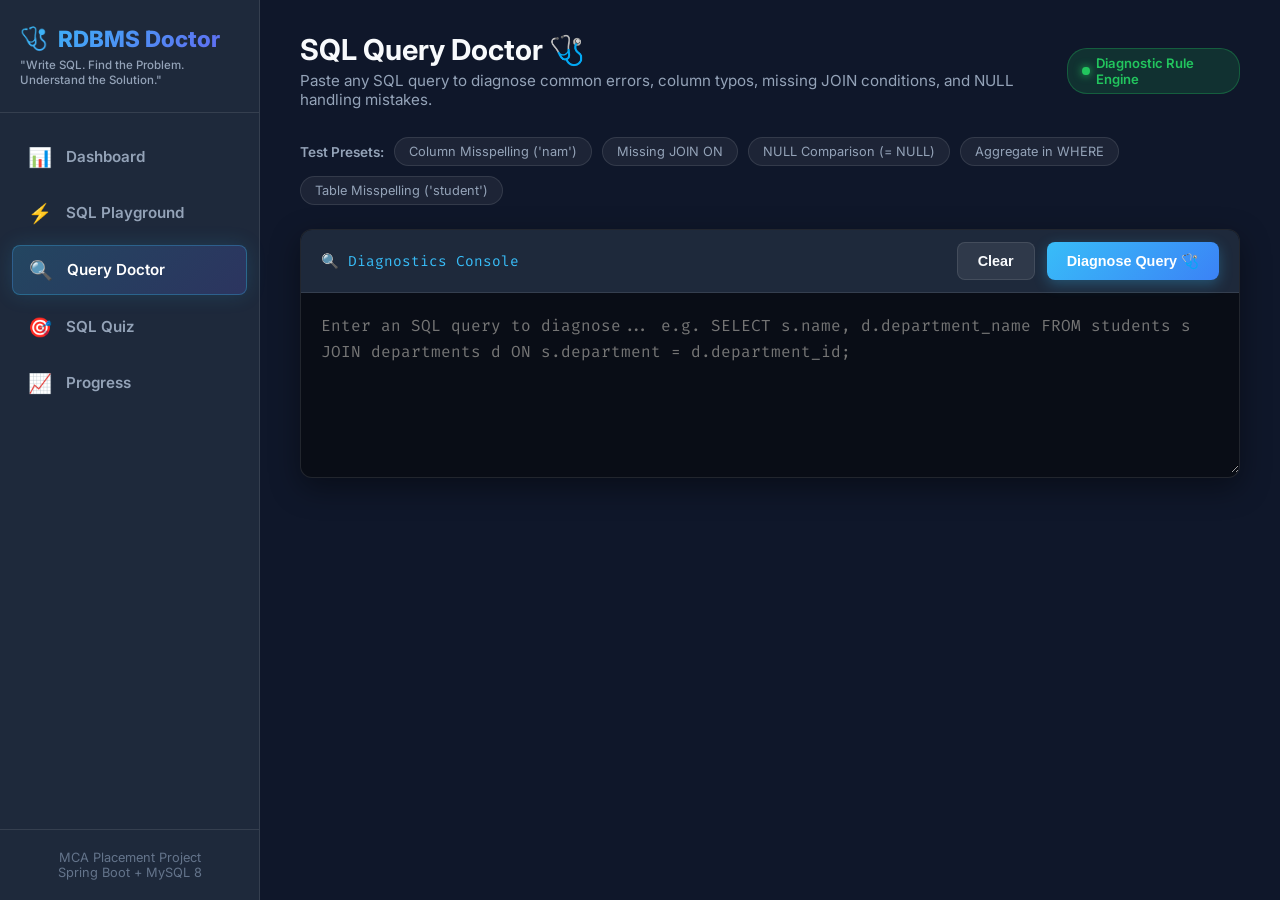
<file: src/main/resources/static/query-doctor.html>
<!DOCTYPE html>
<html lang="en">
<head>
    <meta charset="UTF-8">
    <meta name="viewport" content="width=device-width, initial-scale=1.0">
    <title>Query Doctor | RDBMS Doctor</title>
    <link rel="stylesheet" href="css/style.css">
    <link rel="preconnect" href="https://fonts.googleapis.com">
    <link rel="preconnect" href="https://fonts.gstatic.com" crossorigin>
    <link href="https://fonts.googleapis.com/css2?family=Fira+Code:wght@400;600&family=Inter:wght@400;500;600;700;800&display=swap" rel="stylesheet">
</head>
<body>
    <!-- Sidebar Navigation -->
    <aside class="sidebar">
        <div class="brand-container">
            <div class="brand-title">
                <span>🩺</span> RDBMS Doctor
            </div>
            <div class="brand-tagline">"Write SQL. Find the Problem. Understand the Solution."</div>
        </div>
        <ul class="nav-menu">
            <li class="nav-item"><a href="index.html"><span class="nav-icon">📊</span> <span class="nav-text">Dashboard</span></a></li>
            <li class="nav-item"><a href="sql-playground.html"><span class="nav-icon">⚡</span> <span class="nav-text">SQL Playground</span></a></li>
            <li class="nav-item active"><a href="query-doctor.html"><span class="nav-icon">🔍</span> <span class="nav-text">Query Doctor</span></a></li>
            <li class="nav-item"><a href="sql-quiz.html"><span class="nav-icon">🎯</span> <span class="nav-text">SQL Quiz</span></a></li>
            <li class="nav-item"><a href="progress.html"><span class="nav-icon">📈</span> <span class="nav-text">Progress</span></a></li>
        </ul>
        <div class="sidebar-footer">
            MCA Placement Project <br> Spring Boot + MySQL 8
        </div>
    </aside>

    <!-- Main Workspace -->
    <main class="main-content">
        <header class="header-container">
            <div>
                <h1 class="page-title">SQL Query Doctor 🩺</h1>
                <p class="page-subtitle">Paste any SQL query to diagnose common errors, column typos, missing JOIN conditions, and NULL handling mistakes.</p>
            </div>
            <div class="badge-db">Diagnostic Rule Engine</div>
        </header>

        <!-- Preset Test Scenarios -->
        <div class="examples-bar">
            <span style="font-size: 0.85rem; font-weight: 600; color: var(--text-secondary);">Test Presets:</span>
            <span class="example-tag" onclick="loadDoctorPreset(1)">Column Misspelling ('nam')</span>
            <span class="example-tag" onclick="loadDoctorPreset(2)">Missing JOIN ON</span>
            <span class="example-tag" onclick="loadDoctorPreset(3)">NULL Comparison (= NULL)</span>
            <span class="example-tag" onclick="loadDoctorPreset(4)">Aggregate in WHERE</span>
            <span class="example-tag" onclick="loadDoctorPreset(5)">Table Misspelling ('student')</span>
        </div>

        <!-- Input Editor Box -->
        <section class="editor-container">
            <div class="editor-toolbar">
                <div class="editor-title">
                    <span>🔍 Diagnostics Console</span>
                </div>
                <div class="button-group">
                    <button class="btn btn-secondary" onclick="clearDoctorInput()">Clear</button>
                    <button class="btn btn-primary" onclick="analyzeQuery()" id="analyze-btn">
                        <span>Diagnose Query 🩺</span>
                    </button>
                </div>
            </div>
            <textarea id="doctor-input" class="sql-editor-textarea" spellcheck="false" placeholder="Enter an SQL query to diagnose... e.g. SELECT s.name, d.department_name FROM students s JOIN departments d ON s.department = d.department_id;"></textarea>
        </section>

        <!-- Doctor Diagnosis Results Card -->
        <div id="diagnosis-container" class="doctor-container" style="display: none;">
            <!-- Status Card -->
            <div id="status-card" class="status-card status-error">
                <span id="status-icon">✗</span>
                <span id="status-title">SQL ERROR DETECTED</span>
            </div>

            <!-- Problem Explanation Card -->
            <div class="doctor-section">
                <div class="doctor-section-title">🚨 PROBLEM DIAGNOSIS</div>
                <p id="problem-text" style="font-size: 1.05rem; line-height: 1.6; color: var(--text-primary); font-weight: 600;"></p>
            </div>

            <!-- Corrected Query Card -->
            <div class="doctor-section">
                <div style="display: flex; justify-content: space-between; align-items: center;">
                    <div class="doctor-section-title">✨ RECOMMENDED CORRECTED QUERY</div>
                    <button class="btn btn-secondary" onclick="copyAndOpenPlayground()" style="font-size: 0.8rem; padding: 4px 12px;">Run in Playground ⚡</button>
                </div>
                <div class="code-box" id="corrected-query-box">
                    SELECT * FROM students;
                </div>
            </div>

            <!-- Detailed Educational Explanation -->
            <div class="doctor-section">
                <div class="doctor-section-title">💡 DETAILED EXPLANATION</div>
                <p id="explanation-text" style="font-size: 0.95rem; line-height: 1.6; color: var(--text-secondary);"></p>
            </div>

            <!-- Metadata & Concepts Card -->
            <div style="display: grid; grid-template-columns: 1fr 1fr; gap: 20px;">
                <div class="doctor-section">
                    <div class="doctor-section-title">📚 SQL CONCEPTS</div>
                    <div class="concept-pills" id="concepts-container">
                        <span class="concept-tag">SELECT</span>
                    </div>
                </div>
                <div class="doctor-section">
                    <div class="doctor-section-title">📊 DIFFICULTY LEVEL</div>
                    <div style="font-size: 1.1rem; font-weight: 700; color: var(--accent-cyan); margin-top: 8px;" id="difficulty-badge">
                        Beginner
                    </div>
                </div>
            </div>
        </div>
    </main>

    <script src="js/query-doctor.js"></script>
</body>
</html>
</file>
<file: src/main/resources/static/css/style.css>
/* RDBMS Doctor Design System - Sleek Modern Dark Theme */
:root {
    --bg-primary: #0f172a;
    --bg-secondary: #1e293b;
    --bg-card: rgba(30, 41, 59, 0.7);
    --bg-card-hover: rgba(51, 65, 85, 0.8);
    --border-color: rgba(255, 255, 255, 0.1);
    --border-glow: rgba(56, 189, 248, 0.3);

    --accent-cyan: #38bdf8;
    --accent-blue: #3b82f6;
    --accent-indigo: #6366f1;
    --accent-purple: #a855f7;
    --accent-green: #22c55e;
    --accent-amber: #f59e0b;
    --accent-red: #ef4444;

    --text-primary: #f8fafc;
    --text-secondary: #94a3b8;
    --text-muted: #64748b;

    --font-sans: 'Inter', -apple-system, BlinkMacSystemFont, "Segoe UI", Roboto, sans-serif;
    --font-mono: 'Fira Code', 'Cascadia Code', 'Consolas', monospace;

    --sidebar-width: 260px;
    --shadow-glow: 0 0 20px rgba(56, 189, 248, 0.15);
    --radius-sm: 8px;
    --radius-md: 12px;
    --radius-lg: 16px;
}

* {
    margin: 0;
    padding: 0;
    box-sizing: border-box;
}

body {
    background-color: var(--bg-primary);
    color: var(--text-primary);
    font-family: var(--font-sans);
    display: flex;
    min-height: 100vh;
    overflow-x: hidden;
}

/* Sidebar Styling */
.sidebar {
    width: var(--sidebar-width);
    background-color: var(--bg-secondary);
    border-right: 1px solid var(--border-color);
    display: flex;
    flex-direction: column;
    position: fixed;
    height: 100vh;
    z-index: 100;
    backdrop-filter: blur(12px);
}

.brand-container {
    padding: 24px 20px;
    border-bottom: 1px solid var(--border-color);
}

.brand-title {
    font-size: 1.4rem;
    font-weight: 800;
    background: linear-gradient(135deg, var(--accent-cyan), var(--accent-indigo));
    -webkit-background-clip: text;
    -webkit-text-fill-color: transparent;
    display: flex;
    align-items: center;
    gap: 10px;
}

.brand-tagline {
    font-size: 0.72rem;
    color: var(--text-secondary);
    margin-top: 6px;
    font-weight: 500;
    line-height: 1.3;
}

.nav-menu {
    list-style: none;
    padding: 20px 12px;
    display: flex;
    flex-direction: column;
    gap: 8px;
}

.nav-item a {
    display: flex;
    align-items: center;
    gap: 14px;
    padding: 12px 16px;
    color: var(--text-secondary);
    text-decoration: none;
    font-weight: 600;
    font-size: 0.95rem;
    border-radius: var(--radius-sm);
    transition: all 0.2s ease-in-out;
}

.nav-item a:hover {
    color: var(--text-primary);
    background-color: rgba(255, 255, 255, 0.05);
    transform: translateX(4px);
}

.nav-item.active a {
    color: #ffffff;
    background: linear-gradient(135deg, rgba(56, 189, 248, 0.2), rgba(99, 102, 241, 0.2));
    border: 1px solid var(--border-glow);
    box-shadow: var(--shadow-glow);
}

.nav-icon {
    font-size: 1.2rem;
}

.sidebar-footer {
    margin-top: auto;
    padding: 20px;
    border-top: 1px solid var(--border-color);
    font-size: 0.8rem;
    color: var(--text-muted);
    text-align: center;
}

/* Main Content Area */
.main-content {
    margin-left: var(--sidebar-width);
    flex: 1;
    padding: 32px 40px;
    max-width: calc(100vw - var(--sidebar-width));
}

.header-container {
    margin-bottom: 28px;
    display: flex;
    justify-content: space-between;
    align-items: center;
}

.page-title {
    font-size: 1.8rem;
    font-weight: 700;
    color: var(--text-primary);
}

.page-subtitle {
    font-size: 0.95rem;
    color: var(--text-secondary);
    margin-top: 4px;
}

.badge-db {
    background: rgba(34, 197, 94, 0.15);
    color: var(--accent-green);
    border: 1px solid rgba(34, 197, 94, 0.3);
    padding: 6px 14px;
    border-radius: 20px;
    font-size: 0.82rem;
    font-weight: 600;
    display: inline-flex;
    align-items: center;
    gap: 6px;
}

.badge-db::before {
    content: '';
    width: 8px;
    height: 8px;
    background-color: var(--accent-green);
    border-radius: 50%;
    box-shadow: 0 0 8px var(--accent-green);
}

/* Glass Cards */
.card-grid {
    display: grid;
    grid-template-columns: repeat(auto-fit, minmax(220px, 1fr));
    gap: 20px;
    margin-bottom: 32px;
}

.glass-card {
    background: var(--bg-card);
    border: 1px solid var(--border-color);
    border-radius: var(--radius-md);
    padding: 24px;
    backdrop-filter: blur(10px);
    transition: all 0.25s ease;
}

.glass-card:hover {
    background: var(--bg-card-hover);
    border-color: var(--border-glow);
    transform: translateY(-3px);
}

.stat-header {
    display: flex;
    justify-content: space-between;
    align-items: center;
    margin-bottom: 12px;
}

.stat-label {
    font-size: 0.85rem;
    color: var(--text-secondary);
    font-weight: 600;
    text-transform: uppercase;
    letter-spacing: 0.5px;
}

.stat-icon {
    font-size: 1.4rem;
    color: var(--accent-cyan);
}

.stat-value {
    font-size: 2.2rem;
    font-weight: 800;
    color: var(--text-primary);
}

/* SQL Playground Styles */
.editor-container {
    background: #090d16;
    border: 1px solid var(--border-color);
    border-radius: var(--radius-md);
    overflow: hidden;
    margin-bottom: 24px;
    box-shadow: 0 10px 30px rgba(0, 0, 0, 0.4);
}

.editor-toolbar {
    background: var(--bg-secondary);
    padding: 12px 20px;
    border-bottom: 1px solid var(--border-color);
    display: flex;
    justify-content: space-between;
    align-items: center;
}

.editor-title {
    font-size: 0.9rem;
    font-family: var(--font-mono);
    color: var(--accent-cyan);
    display: flex;
    align-items: center;
    gap: 8px;
}

.button-group {
    display: flex;
    gap: 12px;
}

.btn {
    padding: 10px 20px;
    border-radius: var(--radius-sm);
    font-weight: 600;
    font-size: 0.9rem;
    cursor: pointer;
    border: none;
    transition: all 0.2s ease;
    display: inline-flex;
    align-items: center;
    gap: 8px;
}

.btn-primary {
    background: linear-gradient(135deg, var(--accent-cyan), var(--accent-blue));
    color: #ffffff;
    box-shadow: 0 4px 14px rgba(56, 189, 248, 0.3);
}

.btn-primary:hover {
    opacity: 0.92;
    transform: translateY(-1px);
    box-shadow: 0 6px 20px rgba(56, 189, 248, 0.4);
}

.btn-secondary {
    background: rgba(255, 255, 255, 0.08);
    color: var(--text-primary);
    border: 1px solid var(--border-color);
}

.btn-secondary:hover {
    background: rgba(255, 255, 255, 0.15);
}

.sql-editor-textarea {
    width: 100%;
    min-height: 180px;
    background: transparent;
    color: #67e8f9;
    font-family: var(--font-mono);
    font-size: 1rem;
    line-height: 1.6;
    padding: 20px;
    border: none;
    outline: none;
    resize: vertical;
}

/* Quick Examples Bar */
.examples-bar {
    display: flex;
    align-items: center;
    gap: 10px;
    margin-bottom: 24px;
    flex-wrap: wrap;
}

.example-tag {
    background: rgba(255, 255, 255, 0.06);
    border: 1px solid var(--border-color);
    padding: 6px 14px;
    border-radius: 20px;
    font-size: 0.8rem;
    color: var(--text-secondary);
    cursor: pointer;
    transition: all 0.2s ease;
}

.example-tag:hover {
    border-color: var(--accent-cyan);
    color: var(--accent-cyan);
    background: rgba(56, 189, 248, 0.1);
}

/* Results Display Table */
.results-card {
    background: var(--bg-card);
    border: 1px solid var(--border-color);
    border-radius: var(--radius-md);
    padding: 24px;
    margin-bottom: 32px;
}

.results-header {
    display: flex;
    justify-content: space-between;
    align-items: center;
    margin-bottom: 18px;
}

.results-info {
    display: flex;
    gap: 16px;
    font-size: 0.85rem;
    color: var(--text-secondary);
}

.info-pill {
    background: rgba(255, 255, 255, 0.05);
    padding: 4px 12px;
    border-radius: 12px;
    border: 1px solid var(--border-color);
}

.table-responsive {
    overflow-x: auto;
    border-radius: var(--radius-sm);
    border: 1px solid var(--border-color);
}

.data-table {
    width: 100%;
    border-collapse: collapse;
    font-size: 0.9rem;
    text-align: left;
}

.data-table th {
    background: var(--bg-secondary);
    color: var(--accent-cyan);
    font-family: var(--font-mono);
    padding: 14px 18px;
    border-bottom: 2px solid var(--border-color);
    font-weight: 600;
}

.data-table td {
    padding: 12px 18px;
    border-bottom: 1px solid var(--border-color);
    color: var(--text-primary);
}

.data-table tr:nth-child(even) {
    background: rgba(255, 255, 255, 0.02);
}

.data-table tr:hover {
    background: rgba(56, 189, 248, 0.05);
}

.null-value {
    color: var(--accent-amber);
    font-style: italic;
    font-weight: 600;
}

/* Query Doctor Diagnostic Display */
.doctor-container {
    display: flex;
    flex-direction: column;
    gap: 24px;
}

.status-card {
    border-radius: var(--radius-md);
    padding: 20px 24px;
    display: flex;
    align-items: center;
    gap: 16px;
    font-weight: 700;
    font-size: 1.2rem;
}

.status-good {
    background: rgba(34, 197, 94, 0.15);
    border: 1px solid rgba(34, 197, 94, 0.4);
    color: var(--accent-green);
}

.status-issue {
    background: rgba(245, 158, 11, 0.15);
    border: 1px solid rgba(245, 158, 11, 0.4);
    color: var(--accent-amber);
}

.status-error {
    background: rgba(239, 68, 68, 0.15);
    border: 1px solid rgba(239, 68, 68, 0.4);
    color: var(--accent-red);
}

.doctor-section {
    background: var(--bg-card);
    border: 1px solid var(--border-color);
    border-radius: var(--radius-md);
    padding: 24px;
}

.doctor-section-title {
    font-size: 0.85rem;
    text-transform: uppercase;
    letter-spacing: 1px;
    color: var(--accent-cyan);
    margin-bottom: 12px;
    font-weight: 700;
}

.code-box {
    background: #090d16;
    border: 1px solid var(--border-color);
    border-radius: var(--radius-sm);
    padding: 16px 20px;
    font-family: var(--font-mono);
    color: #4ade80;
    font-size: 0.95rem;
    overflow-x: auto;
    margin-top: 8px;
}

.concept-pills {
    display: flex;
    gap: 10px;
    flex-wrap: wrap;
    margin-top: 10px;
}

.concept-tag {
    background: linear-gradient(135deg, rgba(99, 102, 241, 0.2), rgba(168, 85, 247, 0.2));
    border: 1px solid var(--accent-indigo);
    color: #c084fc;
    padding: 6px 14px;
    border-radius: 16px;
    font-size: 0.8rem;
    font-weight: 600;
}

/* Quiz Module Styles */
.quiz-card {
    background: var(--bg-card);
    border: 1px solid var(--border-color);
    border-radius: var(--radius-md);
    padding: 28px;
    margin-bottom: 24px;
}

.quiz-header {
    display: flex;
    justify-content: space-between;
    align-items: center;
    margin-bottom: 16px;
}

.quiz-category {
    color: var(--accent-cyan);
    font-weight: 700;
    font-size: 0.85rem;
    text-transform: uppercase;
}

.quiz-question-text {
    font-size: 1.15rem;
    font-weight: 600;
    line-height: 1.5;
    margin-bottom: 24px;
    color: var(--text-primary);
}

.options-grid {
    display: flex;
    flex-direction: column;
    gap: 12px;
}

.option-btn {
    background: rgba(255, 255, 255, 0.04);
    border: 1px solid var(--border-color);
    border-radius: var(--radius-sm);
    padding: 16px 20px;
    color: var(--text-primary);
    text-align: left;
    font-size: 0.95rem;
    cursor: pointer;
    transition: all 0.2s ease;
    display: flex;
    align-items: center;
    gap: 12px;
}

.option-btn:hover {
    background: rgba(56, 189, 248, 0.1);
    border-color: var(--accent-cyan);
}

.option-btn.selected {
    background: rgba(99, 102, 241, 0.2);
    border-color: var(--accent-indigo);
}

.option-btn.correct-ans {
    background: rgba(34, 197, 94, 0.2) !important;
    border-color: var(--accent-green) !important;
    color: #86efac !important;
}

.option-btn.wrong-ans {
    background: rgba(239, 68, 68, 0.2) !important;
    border-color: var(--accent-red) !important;
    color: #fca5a5 !important;
}

.explanation-box {
    margin-top: 20px;
    padding: 16px 20px;
    background: rgba(30, 41, 59, 0.9);
    border-left: 4px solid var(--accent-cyan);
    border-radius: 0 var(--radius-sm) var(--radius-sm) 0;
    font-size: 0.9rem;
    line-height: 1.5;
    color: var(--text-secondary);
}

/* Progress Tracker Bars */
.progress-bar-container {
    background: rgba(255, 255, 255, 0.1);
    height: 10px;
    border-radius: 5px;
    overflow: hidden;
    margin-top: 10px;
}

.progress-fill {
    height: 100%;
    background: linear-gradient(90deg, var(--accent-cyan), var(--accent-indigo));
    border-radius: 5px;
    transition: width 0.6s ease;
}

/* Schema Modal / Browser */
.schema-grid {
    display: grid;
    grid-template-columns: repeat(auto-fit, minmax(280px, 1fr));
    gap: 20px;
    margin-top: 16px;
}

.schema-table-card {
    background: #090d16;
    border: 1px solid var(--border-color);
    border-radius: var(--radius-sm);
    padding: 16px;
}

.schema-table-title {
    font-family: var(--font-mono);
    color: var(--accent-cyan);
    font-size: 1rem;
    font-weight: 700;
    margin-bottom: 12px;
    border-bottom: 1px solid var(--border-color);
    padding-bottom: 8px;
}

.schema-col-item {
    display: flex;
    justify-content: space-between;
    font-size: 0.85rem;
    padding: 6px 0;
    border-bottom: 1px dashed rgba(255, 255, 255, 0.05);
}

.schema-col-name {
    font-family: var(--font-mono);
    color: var(--text-primary);
}

.schema-col-type {
    color: var(--text-muted);
    font-size: 0.78rem;
}

/* Loading Spinner */
.spinner {
    border: 3px solid rgba(255, 255, 255, 0.1);
    width: 24px;
    height: 24px;
    border-radius: 50%;
    border-left-color: var(--accent-cyan);
    animation: spin 0.8s linear infinite;
    display: inline-block;
}

@keyframes spin {
    0% { transform: rotate(0deg); }
    100% { transform: rotate(360deg); }
}

@media (max-width: 900px) {
    .sidebar {
        width: 70px;
    }
    .brand-title span, .brand-tagline, .nav-text, .sidebar-footer {
        display: none;
    }
    .main-content {
        margin-left: 70px;
        max-width: calc(100vw - 70px);
        padding: 20px;
    }
}
</file>
